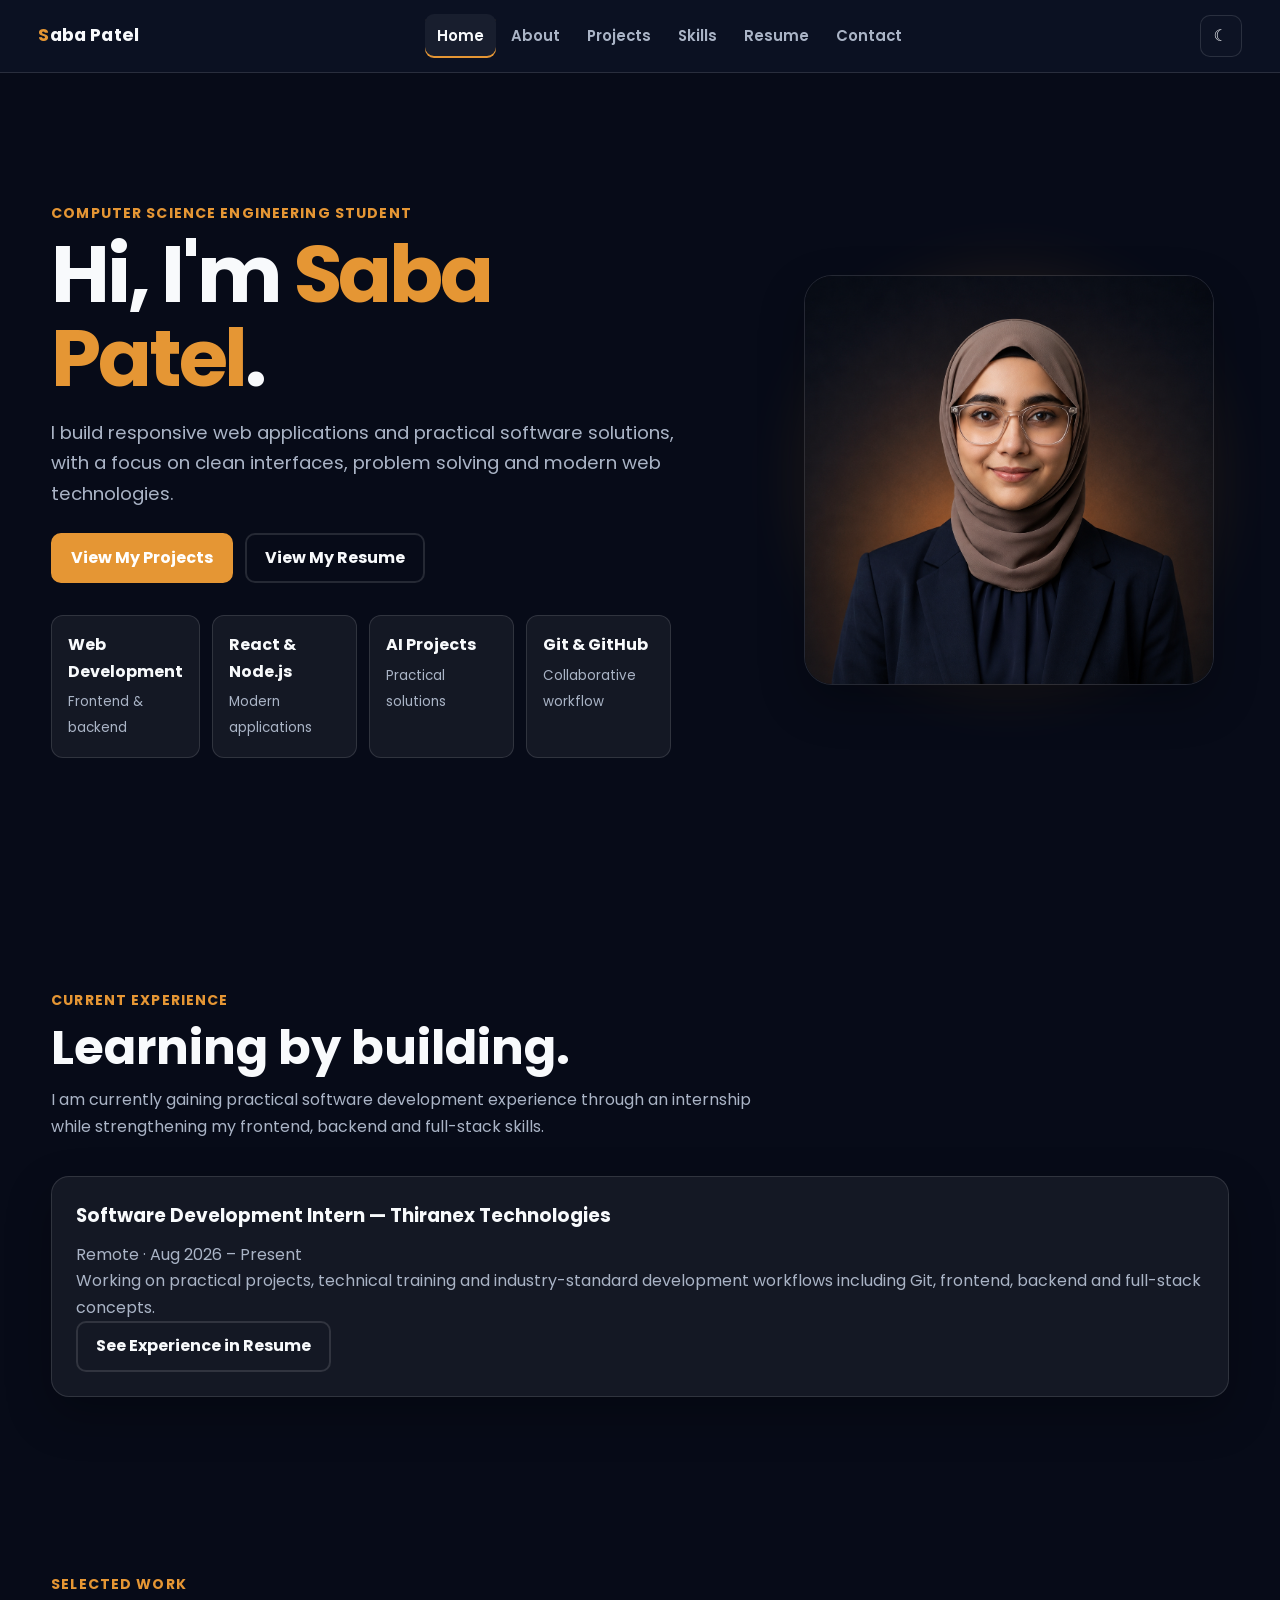
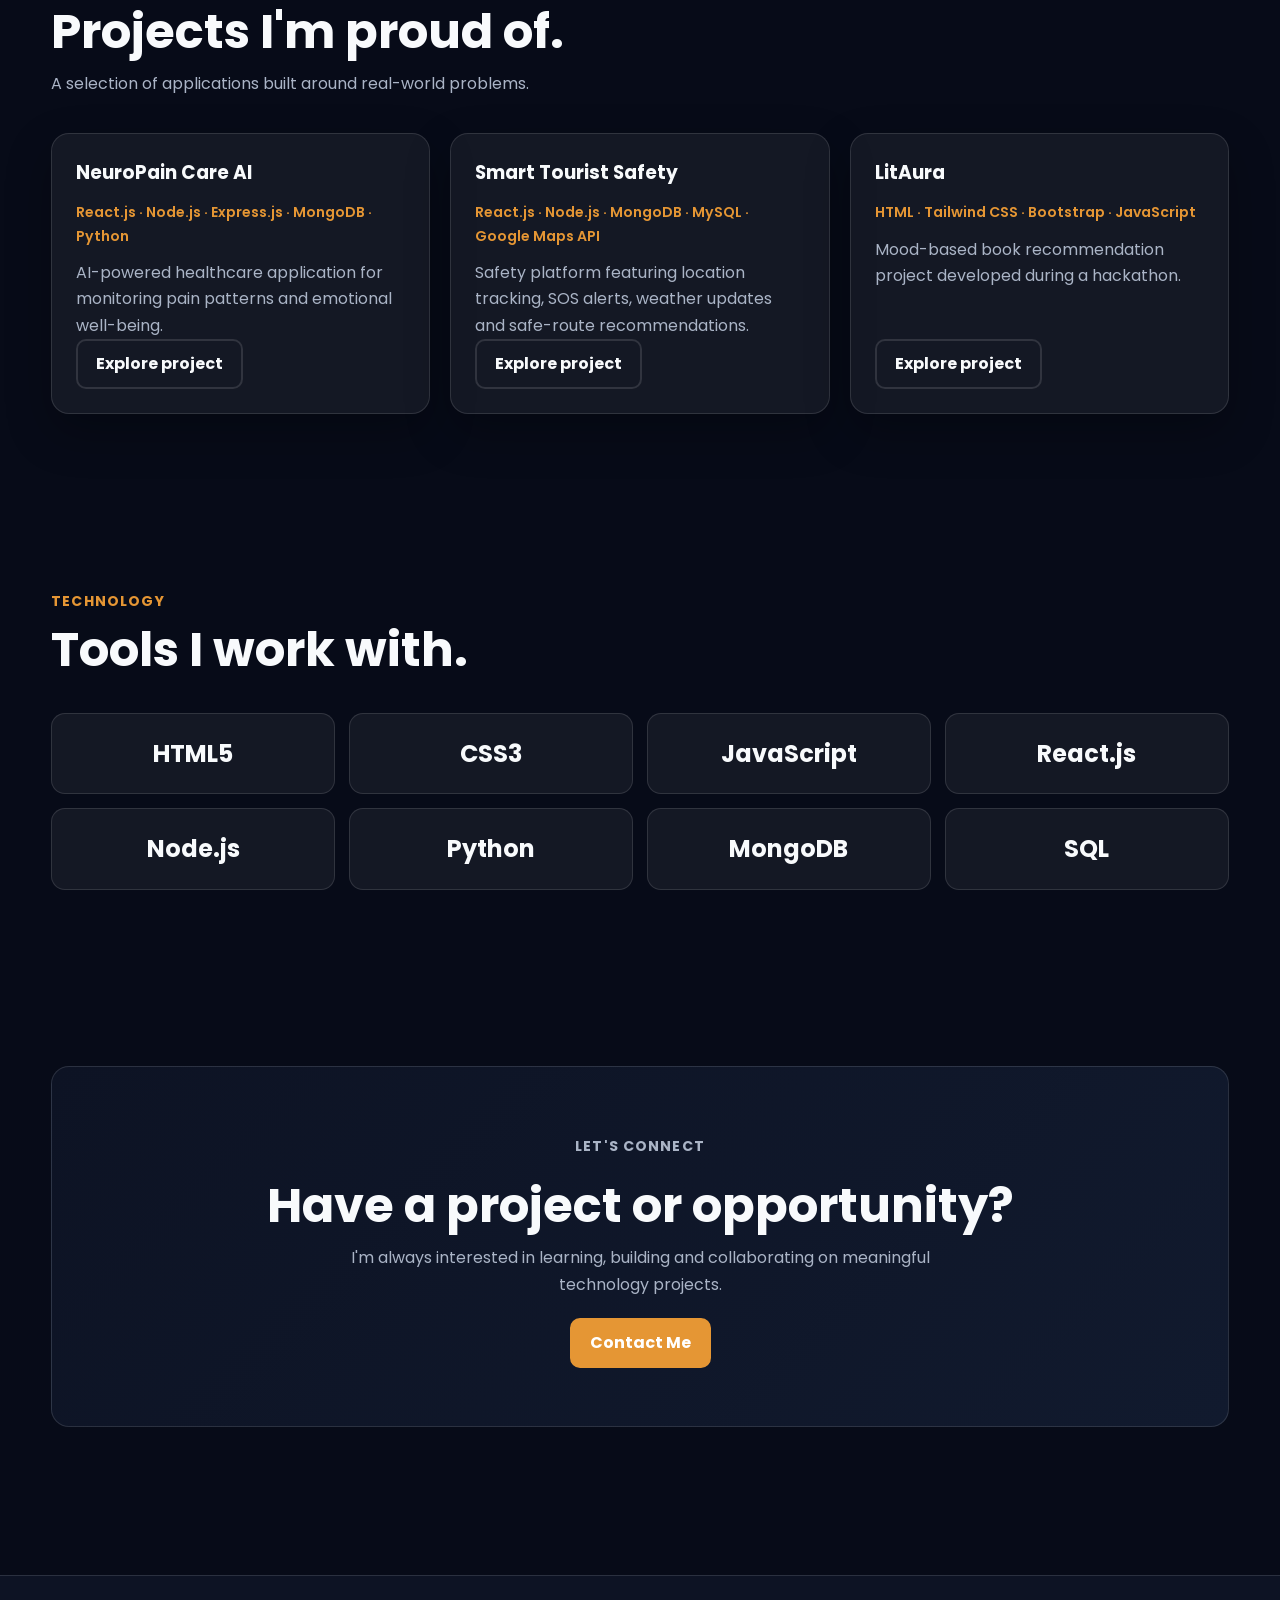
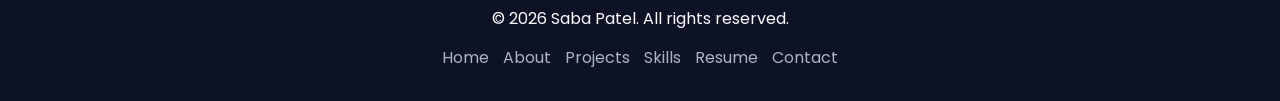
<file: index.html>
<!DOCTYPE html>
<html lang="en">
<head>
    <meta charset="UTF-8">
    <meta name="viewport" content="width=device-width, initial-scale=1.0">
    <meta name="description" content="Portfolio of Saba Patel, a Computer Science Engineering student and web developer showcasing projects, technical skills, internship experience and resume.">
    <meta name="author" content="Saba Patel">
    <meta name="robots" content="index, follow">
    <meta name="theme-color" content="#070b18">
    <meta property="og:title" content="Saba Patel | Computer Science Engineering Student & Web Developer">
    <meta property="og:description" content="Portfolio of Saba Patel, a Computer Science Engineering student and web developer showcasing projects, technical skills, internship experience and resume.">
    <meta property="og:type" content="website">
    <title>Saba Patel | Computer Science Engineering Student & Web Developer</title>
    <link rel="preconnect" href="https://fonts.googleapis.com">
    <link rel="preconnect" href="https://fonts.gstatic.com" crossorigin>
    <link href="https://fonts.googleapis.com/css2?family=Poppins:wght@300;400;500;600;700&display=swap" rel="stylesheet">
    <link rel="stylesheet" href="style.css">
    <script src="script.js" defer></script>
</head>
<body>
<a class="skip-link" href="#main-content">Skip to main content</a>
<header class="site-header">
    <nav class="navbar" aria-label="Main navigation">
        <div class="logo">
            <a href="index.html" aria-label="Saba Patel home"><span>S</span>aba Patel</a>
        </div>
        <ul class="nav-menu" id="navMenu">
                <li><a href="index.html" aria-current="page">Home</a></li>
                <li><a href="about.html">About</a></li>
                <li><a href="projects.html">Projects</a></li>
                <li><a href="skills.html">Skills</a></li>
                <li><a href="resume.html">Resume</a></li>
                <li><a href="contact.html">Contact</a></li>
        </ul>
        <div class="nav-actions">
            <button class="icon-button" id="themeToggle" type="button" aria-label="Switch to light theme" title="Toggle theme">☾</button>
            <button class="menu-toggle" id="menuToggle" type="button" aria-controls="navMenu" aria-expanded="false" aria-label="Open navigation menu">
                <span class="menu-icon" aria-hidden="true"><span></span></span>
            </button>
        </div>
    </nav>
</header>
<main id="main-content">
    <section class="hero" aria-labelledby="hero-title">
        <div class="container hero-grid">
            <div class="hero-copy">
                <p class="eyebrow">Computer Science Engineering Student</p>
                <h1 id="hero-title">Hi, I'm <span class="orange">Saba Patel</span>.</h1>
                <p class="lead">
                    I build responsive web applications and practical software solutions,
                    with a focus on clean interfaces, problem solving and modern web technologies.
                </p>
                <div class="hero-actions">
                    <a class="button" href="projects.html">View My Projects</a>
                    <a class="button secondary" href="resume.html">View My Resume</a>
                </div>
                <div class="hero-highlights" aria-label="Portfolio highlights">
                    <div class="highlight"><strong>Web Development</strong><span>Frontend & backend</span></div>
                    <div class="highlight"><strong>React & Node.js</strong><span>Modern applications</span></div>
                    <div class="highlight"><strong>AI Projects</strong><span>Practical solutions</span></div>
                    <div class="highlight"><strong>Git & GitHub</strong><span>Collaborative workflow</span></div>
                </div>
            </div>
            <div class="hero-image-wrap">
                <img class="hero-image" src="saba.png" alt="Saba Patel portfolio profile image">
            </div>
        </div>
    </section>

    

    <section class="section" aria-labelledby="experience-title">
        <div class="container">
            <div class="section-heading">
                <p class="eyebrow">Current experience</p>
                <h2 class="section-title" id="experience-title">Learning by building.</h2>
                <p class="section-text">
                    I am currently gaining practical software development experience through
                    an internship while strengthening my frontend, backend and full-stack skills.
                </p>
            </div>
            <div class="card">
                <h3>Software Development Intern — Thiranex Technologies</h3>
                <p class="tech">Remote · Aug 2026 – Present</p>
                <p>
                    Working on practical projects, technical training and industry-standard
                    development workflows including Git, frontend, backend and full-stack concepts.
                </p>
                <a class="button secondary" href="resume.html">See Experience in Resume</a>
            </div>
        </div>
    </section>

    <section class="section" aria-labelledby="featured-title">
        <div class="container">
            <div class="section-heading">
                <p class="eyebrow">Selected work</p>
                <h2 class="section-title" id="featured-title">Projects I'm proud of.</h2>
                <p class="section-text">A selection of applications built around real-world problems.</p>
            </div>
            <div class="project-grid">
                <article class="project-card">
                    <h3>NeuroPain Care AI</h3>
                    <p class="tech">React.js · Node.js · Express.js · MongoDB · Python</p>
                    <p>AI-powered healthcare application for monitoring pain patterns and emotional well-being.</p>
                    <a class="button secondary" href="projects.html">Explore project</a>
                </article>
                <article class="project-card">
                    <h3>Smart Tourist Safety</h3>
                    <p class="tech">React.js · Node.js · MongoDB · MySQL · Google Maps API</p>
                    <p>Safety platform featuring location tracking, SOS alerts, weather updates and safe-route recommendations.</p>
                    <a class="button secondary" href="projects.html">Explore project</a>
                </article>
                <article class="project-card">
                    <h3>LitAura</h3>
                    <p class="tech">HTML · Tailwind CSS · Bootstrap · JavaScript</p>
                    <p>Mood-based book recommendation project developed during a hackathon.</p>
                    <a class="button secondary" href="projects.html">Explore project</a>
                </article>
            </div>
        </div>
    </section>

    <section class="section" aria-labelledby="skills-preview-title">
        <div class="container">
            <div class="section-heading">
                <p class="eyebrow">Technology</p>
                <h2 class="section-title" id="skills-preview-title">Tools I work with.</h2>
            </div>
            <div class="skill-grid">
                <article class="skill-card"><h2>HTML5</h2></article>
                <article class="skill-card"><h2>CSS3</h2></article>
                <article class="skill-card"><h2>JavaScript</h2></article>
                <article class="skill-card"><h2>React.js</h2></article>
                <article class="skill-card"><h2>Node.js</h2></article>
                <article class="skill-card"><h2>Python</h2></article>
                <article class="skill-card"><h2>MongoDB</h2></article>
                <article class="skill-card"><h2>SQL</h2></article>
            </div>
        </div>
    </section>

    <section class="section" aria-labelledby="cta-title">
        <div class="container">
            <div class="cta">
                <p class="eyebrow">Let's connect</p>
                <h2 class="section-title" id="cta-title">Have a project or opportunity?</h2>
                <p>I'm always interested in learning, building and collaborating on meaningful technology projects.</p>
                <a class="button" href="contact.html">Contact Me</a>
            </div>
        </div>
    </section>
</main>
<footer class="site-footer">
    <div class="footer-inner">
        <p>&copy; 2026 Saba Patel. All rights reserved.</p>
        <nav aria-label="Footer navigation">
            <ul class="footer-links">
                <li><a href="index.html">Home</a></li>
                <li><a href="about.html">About</a></li>
                <li><a href="projects.html">Projects</a></li>
                <li><a href="skills.html">Skills</a></li>
                <li><a href="resume.html">Resume</a></li>
                <li><a href="contact.html">Contact</a></li>
            </ul>
        </nav>
    </div>
</footer>
</body>
</html>
</file>
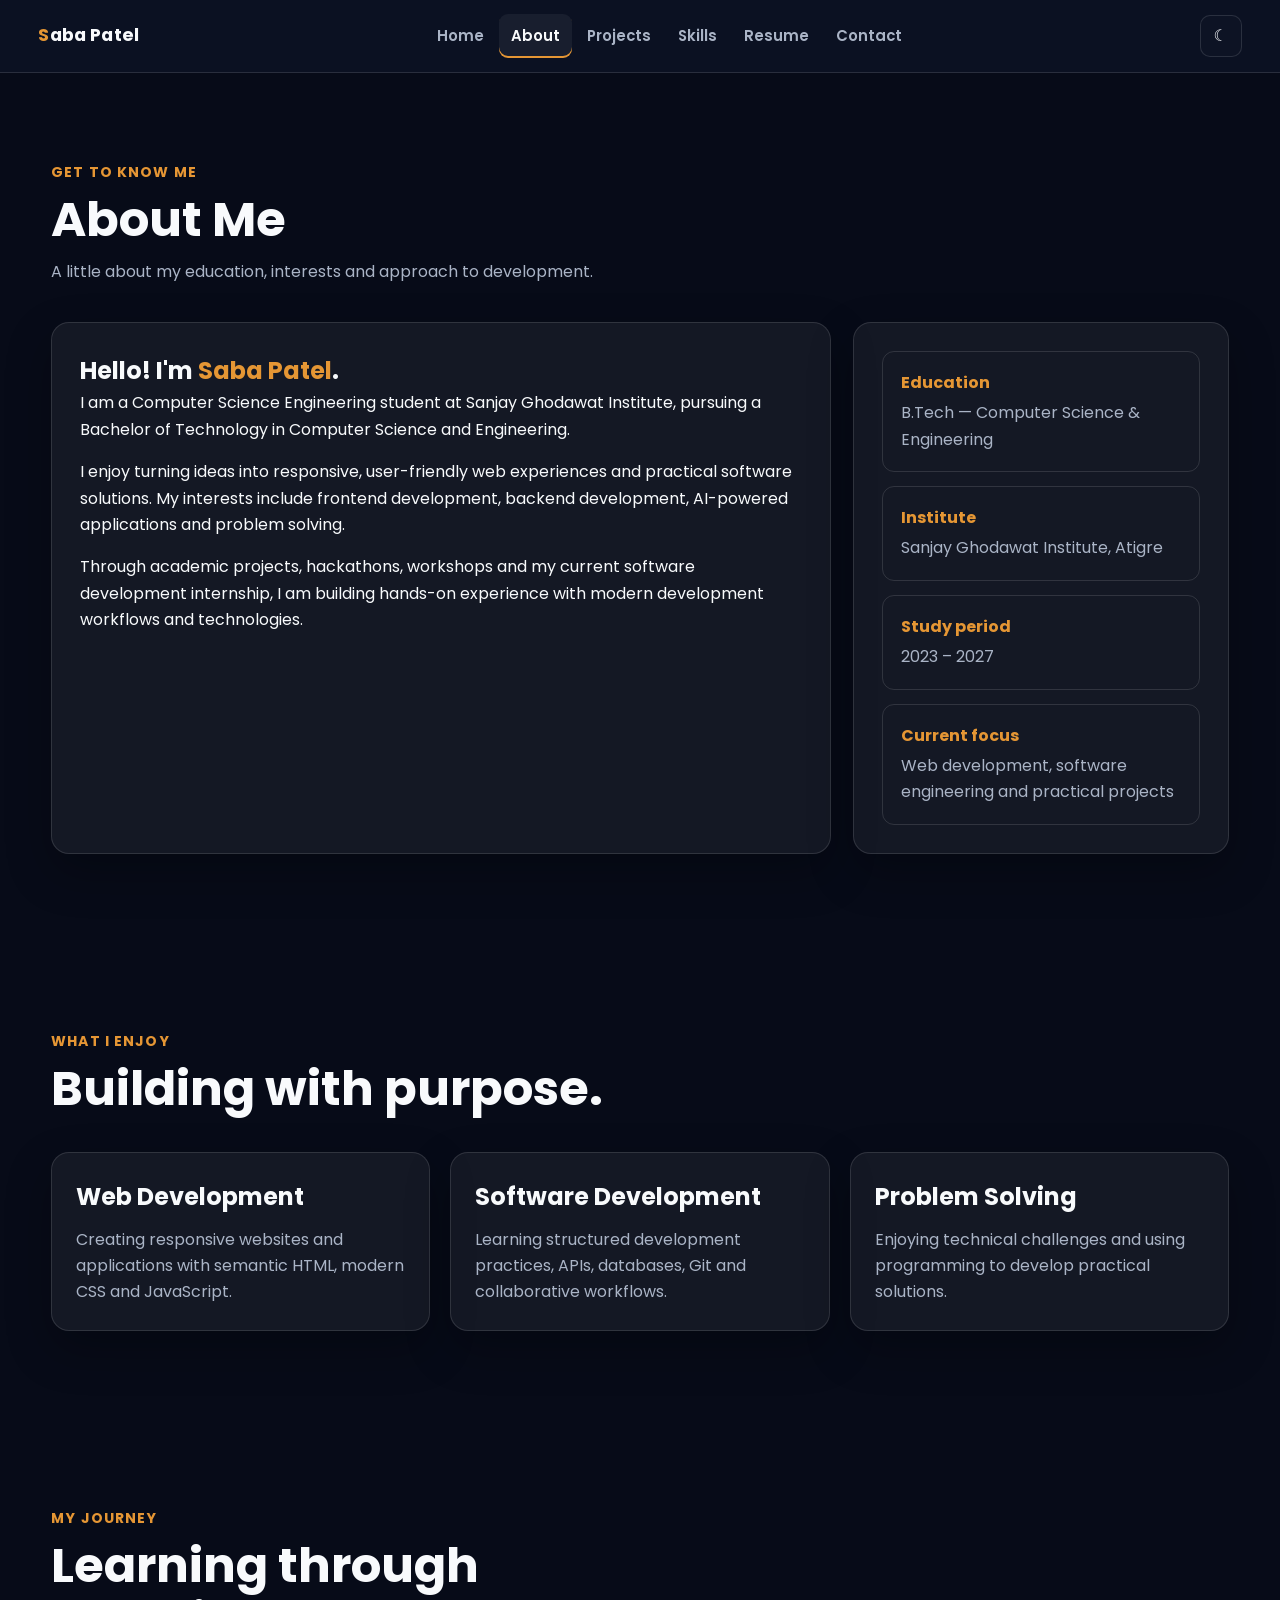
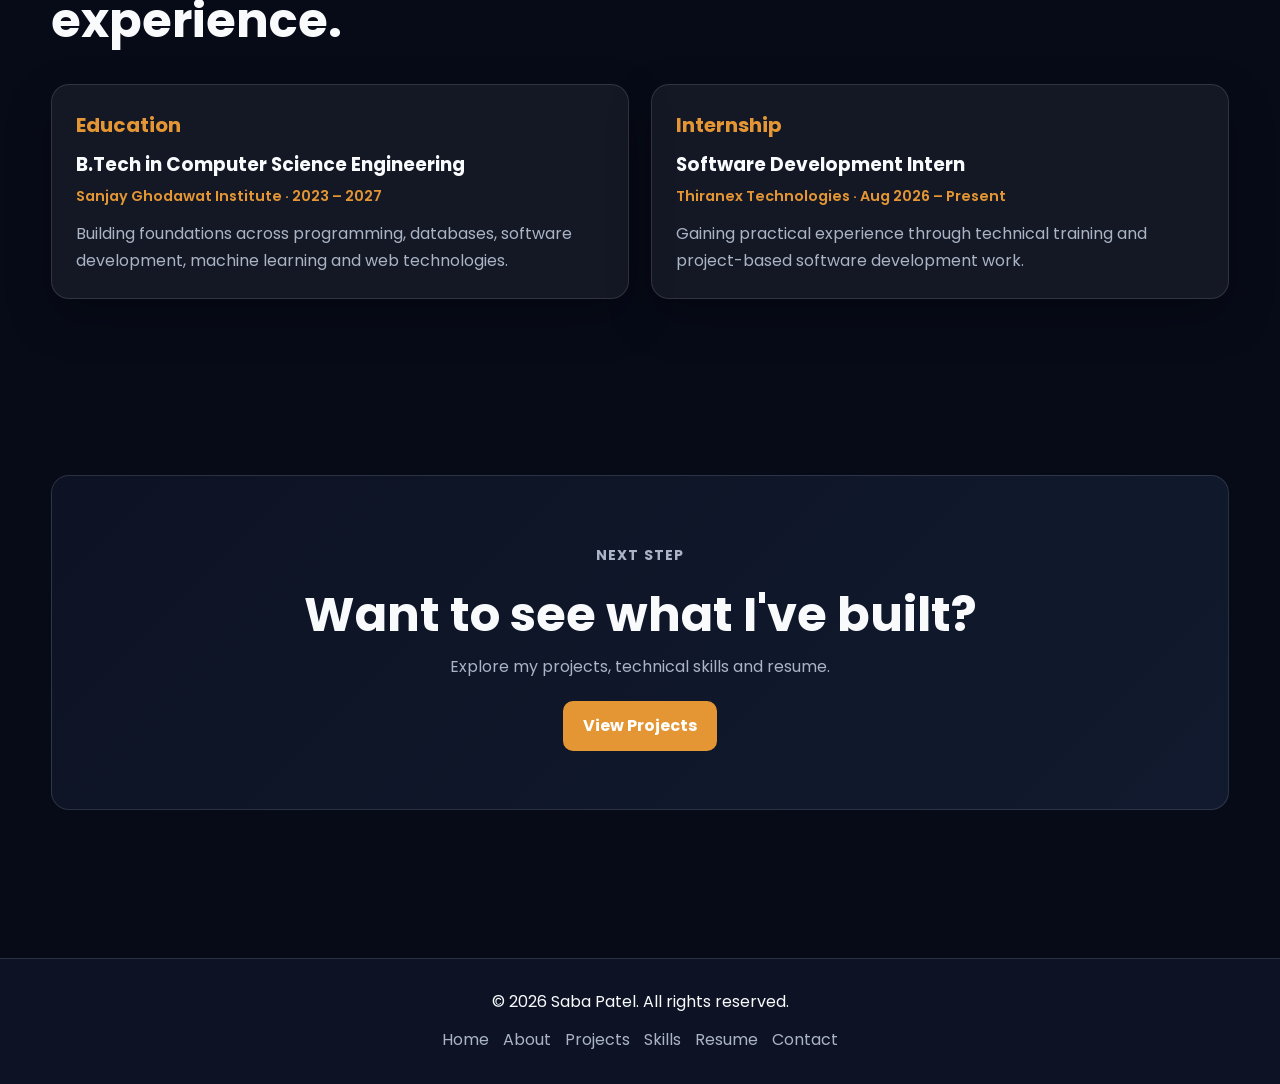
<file: about.html>
<!DOCTYPE html>
<html lang="en">
<head>
    <meta charset="UTF-8">
    <meta name="viewport" content="width=device-width, initial-scale=1.0">
    <meta name="description" content="Learn about Saba Patel, a Computer Science Engineering student interested in web development, software development, AI and problem solving.">
    <meta name="author" content="Saba Patel">
    <meta name="robots" content="index, follow">
    <meta name="theme-color" content="#070b18">
    <meta property="og:title" content="About | Saba Patel">
    <meta property="og:description" content="Learn about Saba Patel, a Computer Science Engineering student interested in web development, software development, AI and problem solving.">
    <meta property="og:type" content="website">
    <title>About | Saba Patel</title>
    <link rel="preconnect" href="https://fonts.googleapis.com">
    <link rel="preconnect" href="https://fonts.gstatic.com" crossorigin>
    <link href="https://fonts.googleapis.com/css2?family=Poppins:wght@300;400;500;600;700&display=swap" rel="stylesheet">
    <link rel="stylesheet" href="style.css">
    <script src="script.js" defer></script>
</head>
<body>
<a class="skip-link" href="#main-content">Skip to main content</a>
<header class="site-header">
    <nav class="navbar" aria-label="Main navigation">
        <div class="logo">
            <a href="index.html" aria-label="Saba Patel home"><span>S</span>aba Patel</a>
        </div>
        <ul class="nav-menu" id="navMenu">
                <li><a href="index.html">Home</a></li>
                <li><a href="about.html" aria-current="page">About</a></li>
                <li><a href="projects.html">Projects</a></li>
                <li><a href="skills.html">Skills</a></li>
                <li><a href="resume.html">Resume</a></li>
                <li><a href="contact.html">Contact</a></li>
        </ul>
        <div class="nav-actions">
            <button class="icon-button" id="themeToggle" type="button" aria-label="Switch to light theme" title="Toggle theme">☾</button>
            <button class="menu-toggle" id="menuToggle" type="button" aria-controls="navMenu" aria-expanded="false" aria-label="Open navigation menu">
                <span class="menu-icon" aria-hidden="true"><span></span></span>
            </button>
        </div>
    </nav>
</header>
<main id="main-content">
    <section class="section" aria-labelledby="about-title">
        <div class="container">
            <div class="section-heading">
                <p class="eyebrow">Get to know me</p>
                <h1 class="section-title" id="about-title">About Me</h1>
                <p class="section-text">A little about my education, interests and approach to development.</p>
            </div>

            <div class="about-grid">
                <article class="about-copy">
                    <h2>Hello! I'm <span class="orange">Saba Patel</span>.</h2>
                    <p>
                        I am a Computer Science Engineering student at Sanjay Ghodawat Institute,
                        pursuing a Bachelor of Technology in Computer Science and Engineering.
                    </p>
                    <p>
                        I enjoy turning ideas into responsive, user-friendly web experiences and
                        practical software solutions. My interests include frontend development,
                        backend development, AI-powered applications and problem solving.
                    </p>
                    <p>
                        Through academic projects, hackathons, workshops and my current software
                        development internship, I am building hands-on experience with modern
                        development workflows and technologies.
                    </p>
                </article>

                <aside class="about-side" aria-label="Quick facts">
                    <div class="about-mini">
                        <strong>Education</strong>
                        <span>B.Tech — Computer Science & Engineering</span>
                    </div>
                    <div class="about-mini">
                        <strong>Institute</strong>
                        <span>Sanjay Ghodawat Institute, Atigre</span>
                    </div>
                    <div class="about-mini">
                        <strong>Study period</strong>
                        <span>2023 – 2027</span>
                    </div>
                    <div class="about-mini">
                        <strong>Current focus</strong>
                        <span>Web development, software engineering and practical projects</span>
                    </div>
                </aside>
            </div>
        </div>
    </section>

    <section class="section" aria-labelledby="what-title">
        <div class="container">
            <div class="section-heading">
                <p class="eyebrow">What I enjoy</p>
                <h2 class="section-title" id="what-title">Building with purpose.</h2>
            </div>
            <div class="card-grid">
                <article class="card">
                    <h2>Web Development</h2>
                    <p>Creating responsive websites and applications with semantic HTML, modern CSS and JavaScript.</p>
                </article>
                <article class="card">
                    <h2>Software Development</h2>
                    <p>Learning structured development practices, APIs, databases, Git and collaborative workflows.</p>
                </article>
                <article class="card">
                    <h2>Problem Solving</h2>
                    <p>Enjoying technical challenges and using programming to develop practical solutions.</p>
                </article>
            </div>
        </div>
    </section>

    <section class="section" aria-labelledby="journey-title">
        <div class="container">
            <div class="section-heading">
                <p class="eyebrow">My journey</p>
                <h2 class="section-title" id="journey-title">Learning through experience.</h2>
            </div>
            <div class="resume-grid">
                <article class="resume-card">
                    <h2>Education</h2>
                    <h3>B.Tech in Computer Science Engineering</h3>
                    <p class="resume-meta">Sanjay Ghodawat Institute · 2023 – 2027</p>
                    <p>Building foundations across programming, databases, software development, machine learning and web technologies.</p>
                </article>
                <article class="resume-card">
                    <h2>Internship</h2>
                    <h3>Software Development Intern</h3>
                    <p class="resume-meta">Thiranex Technologies · Aug 2026 – Present</p>
                    <p>Gaining practical experience through technical training and project-based software development work.</p>
                </article>
            </div>
        </div>
    </section>

    <section class="section" aria-labelledby="about-cta-title">
        <div class="container">
            <div class="cta">
                <p class="eyebrow">Next step</p>
                <h2 class="section-title" id="about-cta-title">Want to see what I've built?</h2>
                <p>Explore my projects, technical skills and resume.</p>
                <a class="button" href="projects.html">View Projects</a>
            </div>
        </div>
    </section>
</main>
<footer class="site-footer">
    <div class="footer-inner">
        <p>&copy; 2026 Saba Patel. All rights reserved.</p>
        <nav aria-label="Footer navigation">
            <ul class="footer-links">
                <li><a href="index.html">Home</a></li>
                <li><a href="about.html">About</a></li>
                <li><a href="projects.html">Projects</a></li>
                <li><a href="skills.html">Skills</a></li>
                <li><a href="resume.html">Resume</a></li>
                <li><a href="contact.html">Contact</a></li>
            </ul>
        </nav>
    </div>
</footer>
</body>
</html>
</file>
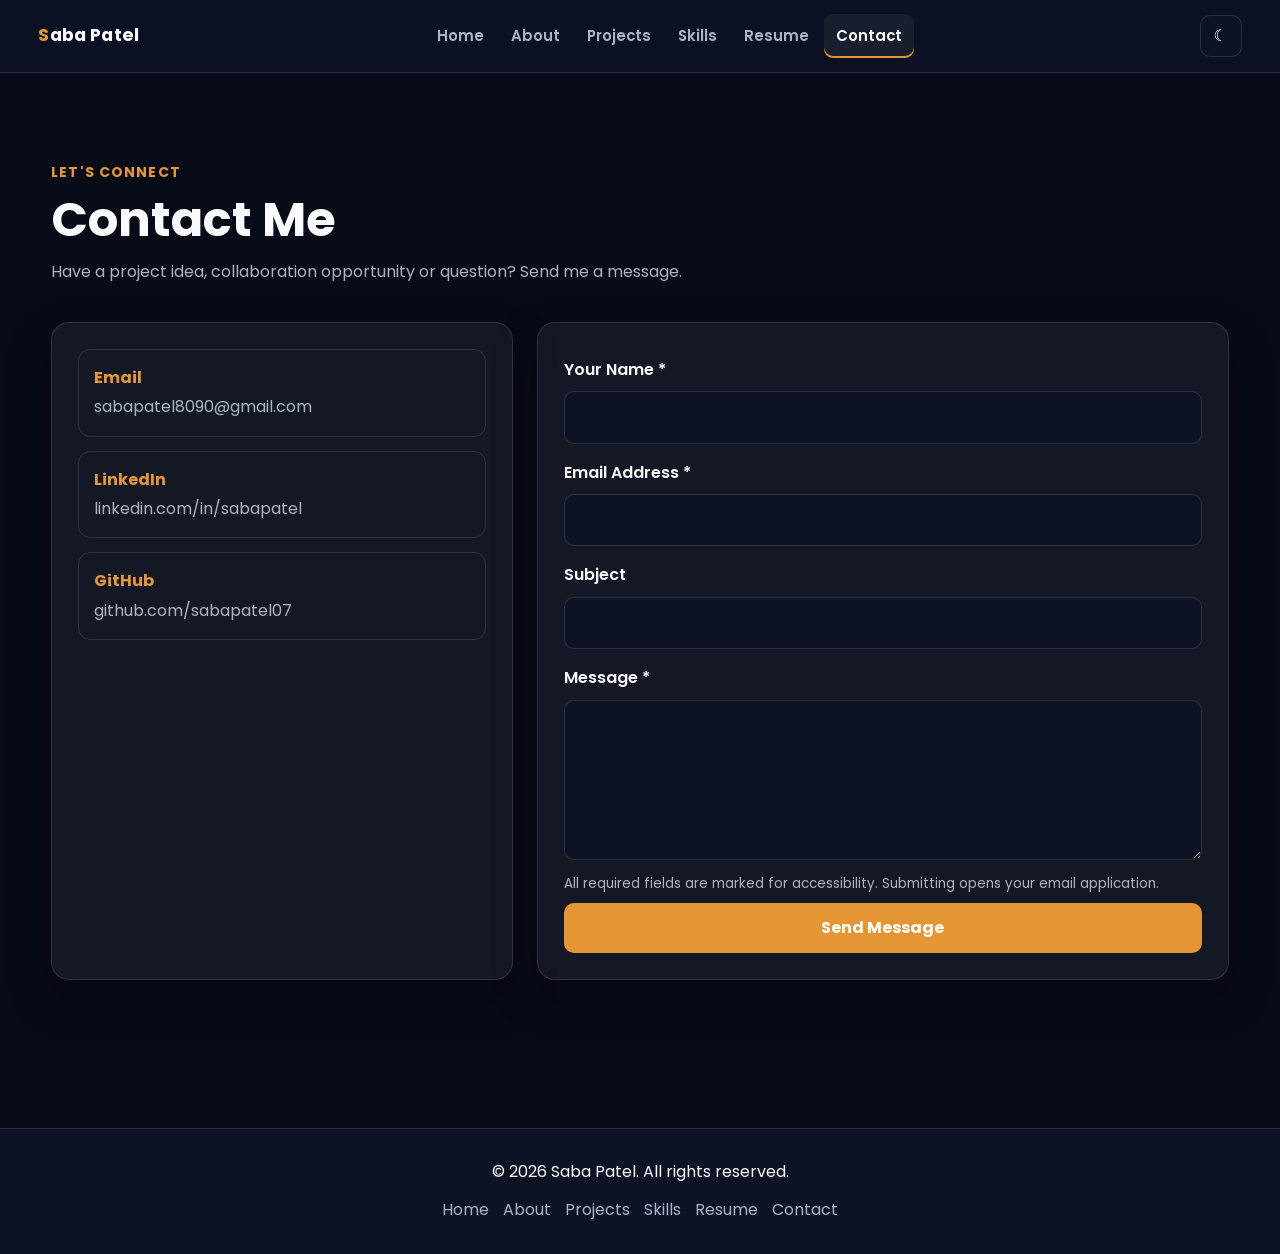
<file: contact.html>
<!DOCTYPE html>
<html lang="en">
<head>
    <meta charset="UTF-8">
    <meta name="viewport" content="width=device-width, initial-scale=1.0">
    <meta name="description" content="Contact Saba Patel for web development, software projects, collaboration and professional opportunities.">
    <meta name="author" content="Saba Patel">
    <meta name="robots" content="index, follow">
    <meta name="theme-color" content="#070b18">
    <meta property="og:title" content="Contact | Saba Patel">
    <meta property="og:description" content="Contact Saba Patel for web development, software projects, collaboration and professional opportunities.">
    <meta property="og:type" content="website">
    <title>Contact | Saba Patel</title>
    <link rel="preconnect" href="https://fonts.googleapis.com">
    <link rel="preconnect" href="https://fonts.gstatic.com" crossorigin>
    <link href="https://fonts.googleapis.com/css2?family=Poppins:wght@300;400;500;600;700&display=swap" rel="stylesheet">
    <link rel="stylesheet" href="style.css">
    <script src="script.js" defer></script>
</head>
<body>
<a class="skip-link" href="#main-content">Skip to main content</a>
<header class="site-header">
    <nav class="navbar" aria-label="Main navigation">
        <div class="logo">
            <a href="index.html" aria-label="Saba Patel home"><span>S</span>aba Patel</a>
        </div>
        <ul class="nav-menu" id="navMenu">
                <li><a href="index.html">Home</a></li>
                <li><a href="about.html">About</a></li>
                <li><a href="projects.html">Projects</a></li>
                <li><a href="skills.html">Skills</a></li>
                <li><a href="resume.html">Resume</a></li>
                <li><a href="contact.html" aria-current="page">Contact</a></li>
        </ul>
        <div class="nav-actions">
            <button class="icon-button" id="themeToggle" type="button" aria-label="Switch to light theme" title="Toggle theme">☾</button>
            <button class="menu-toggle" id="menuToggle" type="button" aria-controls="navMenu" aria-expanded="false" aria-label="Open navigation menu">
                <span class="menu-icon" aria-hidden="true"><span></span></span>
            </button>
        </div>
    </nav>
</header>
<main id="main-content">
    <section class="section" aria-labelledby="contact-title">
        <div class="container">
            <div class="section-heading">
                <p class="eyebrow">Let's connect</p>
                <h1 class="section-title" id="contact-title">Contact Me</h1>
                <p class="section-text">Have a project idea, collaboration opportunity or question? Send me a message.</p>
            </div>

            <div class="contact-grid">
                <aside class="contact-info" aria-label="Contact information">
                    <div class="contact-item">
                        <strong>Email</strong>
                        <a href="mailto:sabapatel8090@gmail.com">sabapatel8090@gmail.com</a>
                    </div>
                    <div class="contact-item">
                        <strong>LinkedIn</strong>
                        <a href="https://www.linkedin.com/in/sabapatel" target="_blank" rel="noopener noreferrer">linkedin.com/in/sabapatel</a>
                    </div>
                    <div class="contact-item">
                        <strong>GitHub</strong>
                        <a href="https://github.com/sabapatel07" target="_blank" rel="noopener noreferrer">github.com/sabapatel07</a>
                    </div>
                </aside>

                <form class="contact-form" action="mailto:sabapatel8090@gmail.com" method="post" enctype="text/plain" aria-describedby="form-note">
                    <label for="name">Your Name <span aria-hidden="true">*</span></label>
                    <input id="name" name="name" type="text" autocomplete="name" required>

                    <label for="email">Email Address <span aria-hidden="true">*</span></label>
                    <input id="email" name="email" type="email" autocomplete="email" required>

                    <label for="subject">Subject</label>
                    <input id="subject" name="subject" type="text" autocomplete="off">

                    <label for="message">Message <span aria-hidden="true">*</span></label>
                    <textarea id="message" name="message" required></textarea>

                    <p class="form-note" id="form-note">All required fields are marked for accessibility. Submitting opens your email application.</p>
                    <button class="button" type="submit">Send Message</button>
                </form>
            </div>
        </div>
    </section>
</main>
<footer class="site-footer">
    <div class="footer-inner">
        <p>&copy; 2026 Saba Patel. All rights reserved.</p>
        <nav aria-label="Footer navigation">
            <ul class="footer-links">
                <li><a href="index.html">Home</a></li>
                <li><a href="about.html">About</a></li>
                <li><a href="projects.html">Projects</a></li>
                <li><a href="skills.html">Skills</a></li>
                <li><a href="resume.html">Resume</a></li>
                <li><a href="contact.html">Contact</a></li>
            </ul>
        </nav>
    </div>
</footer>
</body>
</html>
</file>
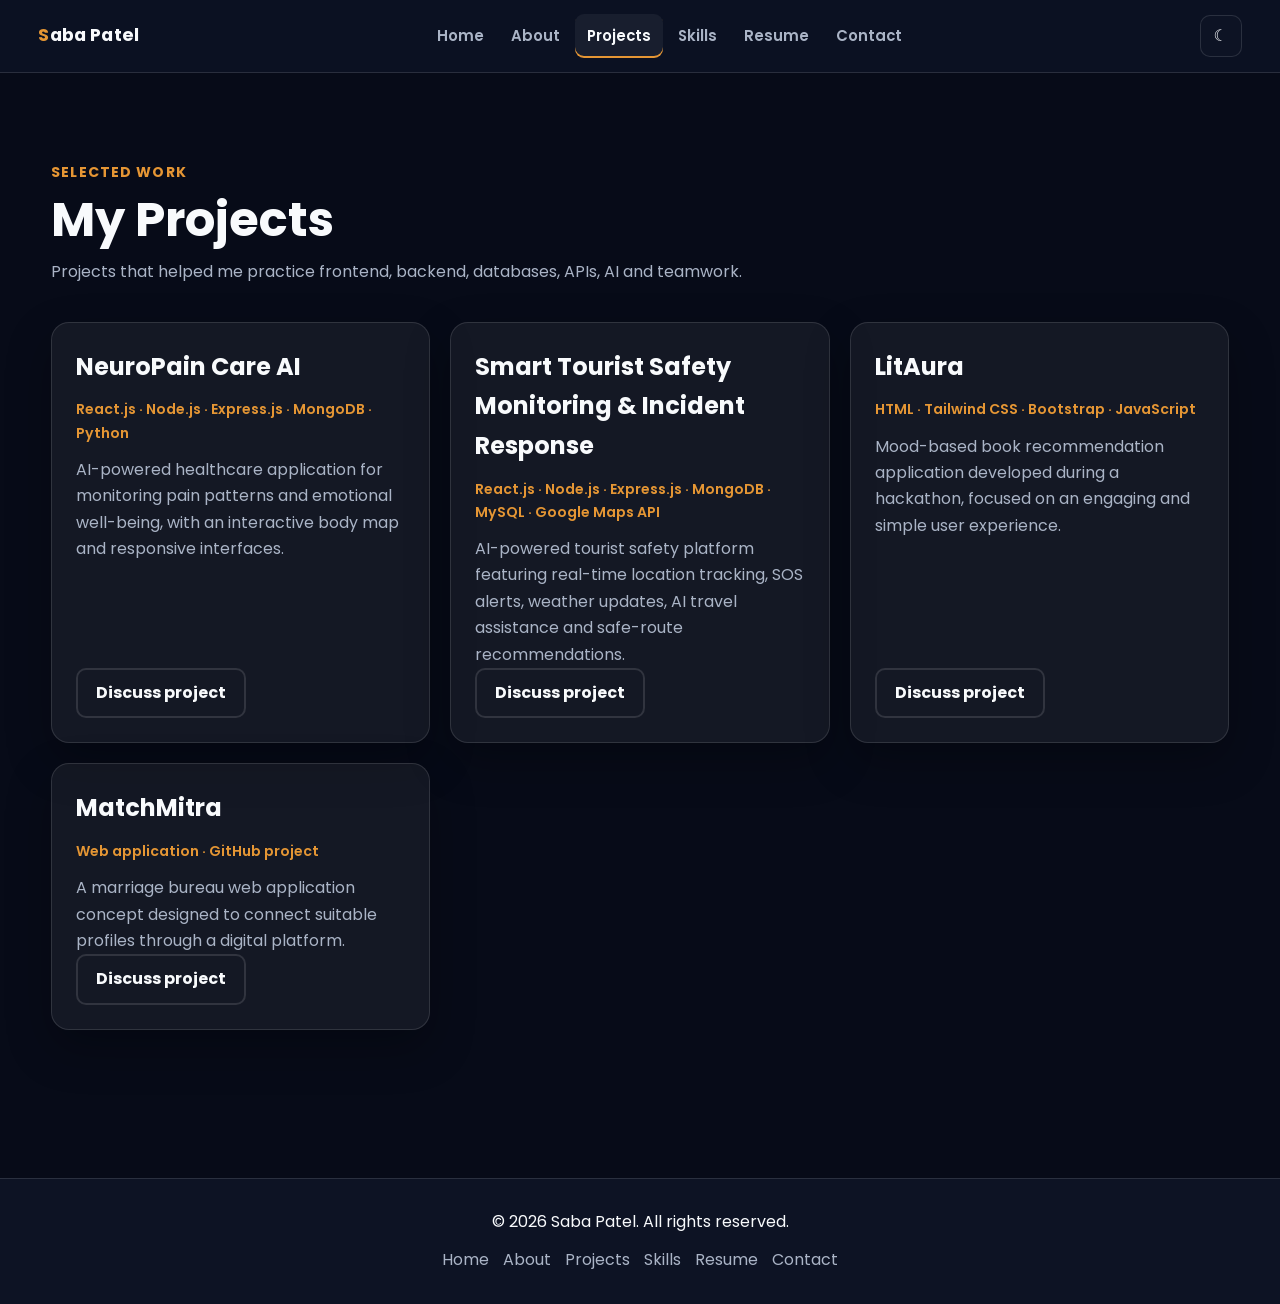
<file: projects.html>
<!DOCTYPE html>
<html lang="en">
<head>
    <meta charset="UTF-8">
    <meta name="viewport" content="width=device-width, initial-scale=1.0">
    <meta name="description" content="Explore Saba Patel's software and web development projects, including NeuroPain Care AI, Smart Tourist Safety, LitAura and MatchMitra.">
    <meta name="author" content="Saba Patel">
    <meta name="robots" content="index, follow">
    <meta name="theme-color" content="#070b18">
    <meta property="og:title" content="Projects | Saba Patel">
    <meta property="og:description" content="Explore Saba Patel's software and web development projects, including NeuroPain Care AI, Smart Tourist Safety, LitAura and MatchMitra.">
    <meta property="og:type" content="website">
    <title>Projects | Saba Patel</title>
    <link rel="preconnect" href="https://fonts.googleapis.com">
    <link rel="preconnect" href="https://fonts.gstatic.com" crossorigin>
    <link href="https://fonts.googleapis.com/css2?family=Poppins:wght@300;400;500;600;700&display=swap" rel="stylesheet">
    <link rel="stylesheet" href="style.css">
    <script src="script.js" defer></script>
</head>
<body>
<a class="skip-link" href="#main-content">Skip to main content</a>
<header class="site-header">
    <nav class="navbar" aria-label="Main navigation">
        <div class="logo">
            <a href="index.html" aria-label="Saba Patel home"><span>S</span>aba Patel</a>
        </div>
        <ul class="nav-menu" id="navMenu">
                <li><a href="index.html">Home</a></li>
                <li><a href="about.html">About</a></li>
                <li><a href="projects.html" aria-current="page">Projects</a></li>
                <li><a href="skills.html">Skills</a></li>
                <li><a href="resume.html">Resume</a></li>
                <li><a href="contact.html">Contact</a></li>
        </ul>
        <div class="nav-actions">
            <button class="icon-button" id="themeToggle" type="button" aria-label="Switch to light theme" title="Toggle theme">☾</button>
            <button class="menu-toggle" id="menuToggle" type="button" aria-controls="navMenu" aria-expanded="false" aria-label="Open navigation menu">
                <span class="menu-icon" aria-hidden="true"><span></span></span>
            </button>
        </div>
    </nav>
</header>
<main id="main-content">
    <section class="section" aria-labelledby="projects-title">
        <div class="container">
            <div class="section-heading">
                <p class="eyebrow">Selected work</p>
                <h1 class="section-title" id="projects-title">My Projects</h1>
                <p class="section-text">Projects that helped me practice frontend, backend, databases, APIs, AI and teamwork.</p>
            </div>

            <div class="project-grid">
                <article class="project-card">
                    <h2>NeuroPain Care AI</h2>
                    <p class="tech">React.js · Node.js · Express.js · MongoDB · Python</p>
                    <p>AI-powered healthcare application for monitoring pain patterns and emotional well-being, with an interactive body map and responsive interfaces.</p>
                    <a class="button secondary" href="contact.html?project=NeuroPain%20Care%20AI">Discuss project</a>
                </article>

                <article class="project-card">
                    <h2>Smart Tourist Safety Monitoring & Incident Response</h2>
                    <p class="tech">React.js · Node.js · Express.js · MongoDB · MySQL · Google Maps API</p>
                    <p>AI-powered tourist safety platform featuring real-time location tracking, SOS alerts, weather updates, AI travel assistance and safe-route recommendations.</p>
                    <a class="button secondary" href="contact.html?project=Smart%20Tourist%20Safety">Discuss project</a>
                </article>

                <article class="project-card">
                    <h2>LitAura</h2>
                    <p class="tech">HTML · Tailwind CSS · Bootstrap · JavaScript</p>
                    <p>Mood-based book recommendation application developed during a hackathon, focused on an engaging and simple user experience.</p>
                    <a class="button secondary" href="contact.html?project=LitAura">Discuss project</a>
                </article>

                <article class="project-card">
                    <h2>MatchMitra</h2>
                    <p class="tech">Web application · GitHub project</p>
                    <p>A marriage bureau web application concept designed to connect suitable profiles through a digital platform.</p>
                    <a class="button secondary" href="contact.html?project=MatchMitra">Discuss project</a>
                </article>
            </div>
        </div>
    </section>
</main>
<footer class="site-footer">
    <div class="footer-inner">
        <p>&copy; 2026 Saba Patel. All rights reserved.</p>
        <nav aria-label="Footer navigation">
            <ul class="footer-links">
                <li><a href="index.html">Home</a></li>
                <li><a href="about.html">About</a></li>
                <li><a href="projects.html">Projects</a></li>
                <li><a href="skills.html">Skills</a></li>
                <li><a href="resume.html">Resume</a></li>
                <li><a href="contact.html">Contact</a></li>
            </ul>
        </nav>
    </div>
</footer>
</body>
</html>
</file>
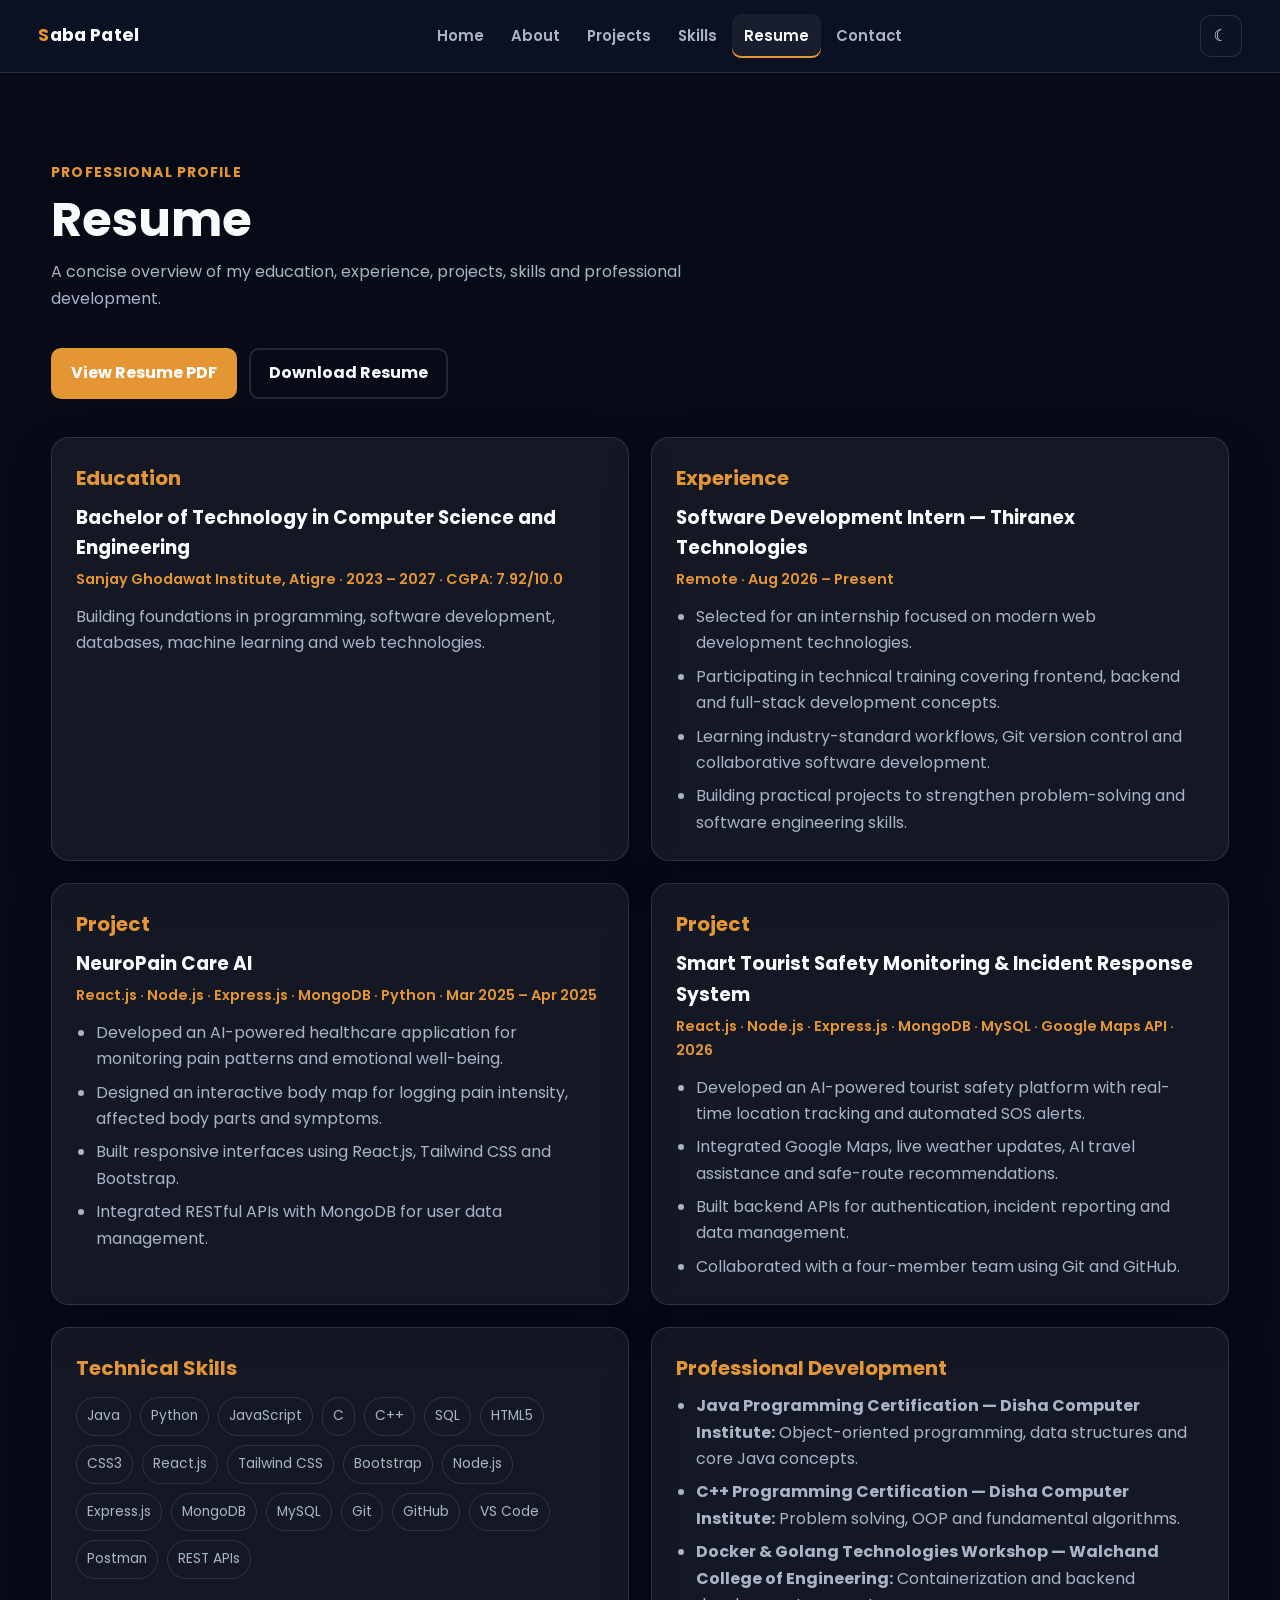
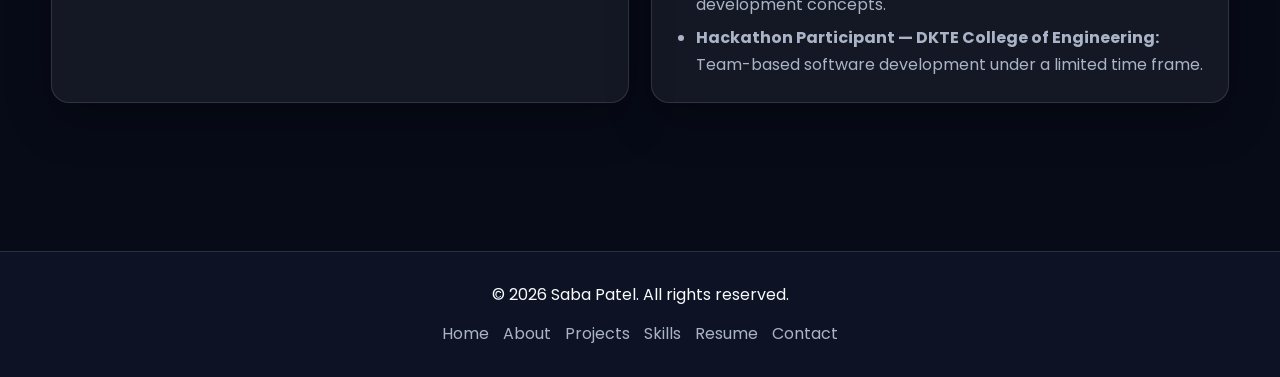
<file: resume.html>
<!DOCTYPE html>
<html lang="en">
<head>
    <meta charset="UTF-8">
    <meta name="viewport" content="width=device-width, initial-scale=1.0">
    <meta name="description" content="View Saba Patel's education, internship experience, projects, technical skills and professional development.">
    <meta name="author" content="Saba Patel">
    <meta name="robots" content="index, follow">
    <meta name="theme-color" content="#070b18">
    <meta property="og:title" content="Resume | Saba Patel">
    <meta property="og:description" content="View Saba Patel's education, internship experience, projects, technical skills and professional development.">
    <meta property="og:type" content="website">
    <title>Resume | Saba Patel</title>
    <link rel="preconnect" href="https://fonts.googleapis.com">
    <link rel="preconnect" href="https://fonts.gstatic.com" crossorigin>
    <link href="https://fonts.googleapis.com/css2?family=Poppins:wght@300;400;500;600;700&display=swap" rel="stylesheet">
    <link rel="stylesheet" href="style.css">
    <script src="script.js" defer></script>
</head>
<body>
<a class="skip-link" href="#main-content">Skip to main content</a>
<header class="site-header">
    <nav class="navbar" aria-label="Main navigation">
        <div class="logo">
            <a href="index.html" aria-label="Saba Patel home"><span>S</span>aba Patel</a>
        </div>
        <ul class="nav-menu" id="navMenu">
                <li><a href="index.html">Home</a></li>
                <li><a href="about.html">About</a></li>
                <li><a href="projects.html">Projects</a></li>
                <li><a href="skills.html">Skills</a></li>
                <li><a href="resume.html" aria-current="page">Resume</a></li>
                <li><a href="contact.html">Contact</a></li>
        </ul>
        <div class="nav-actions">
            <button class="icon-button" id="themeToggle" type="button" aria-label="Switch to light theme" title="Toggle theme">☾</button>
            <button class="menu-toggle" id="menuToggle" type="button" aria-controls="navMenu" aria-expanded="false" aria-label="Open navigation menu">
                <span class="menu-icon" aria-hidden="true"><span></span></span>
            </button>
        </div>
    </nav>
</header>
<main id="main-content">
    <section class="section" aria-labelledby="resume-title">
        <div class="container">
            <div class="section-heading">
                <p class="eyebrow">Professional profile</p>
                <h1 class="section-title" id="resume-title">Resume</h1>
                <p class="section-text">A concise overview of my education, experience, projects, skills and professional development.</p>
            </div>

            <div class="resume-actions">
                <a class="button" href="resume.pdf" target="_blank" rel="noopener">View Resume PDF</a>
                <a class="button secondary" href="resume.pdf" download>Download Resume</a>
            </div>

            <div class="resume-grid">
                <article class="resume-card">
                    <h2>Education</h2>
                    <h3>Bachelor of Technology in Computer Science and Engineering</h3>
                    <p class="resume-meta">Sanjay Ghodawat Institute, Atigre · 2023 – 2027 · CGPA: 7.92/10.0</p>
                    <p>Building foundations in programming, software development, databases, machine learning and web technologies.</p>
                </article>

                <article class="resume-card">
                    <h2>Experience</h2>
                    <h3>Software Development Intern — Thiranex Technologies</h3>
                    <p class="resume-meta">Remote · Aug 2026 – Present</p>
                    <ul class="resume-list">
                        <li>Selected for an internship focused on modern web development technologies.</li>
                        <li>Participating in technical training covering frontend, backend and full-stack development concepts.</li>
                        <li>Learning industry-standard workflows, Git version control and collaborative software development.</li>
                        <li>Building practical projects to strengthen problem-solving and software engineering skills.</li>
                    </ul>
                </article>

                <article class="resume-card">
                    <h2>Project</h2>
                    <h3>NeuroPain Care AI</h3>
                    <p class="resume-meta">React.js · Node.js · Express.js · MongoDB · Python · Mar 2025 – Apr 2025</p>
                    <ul class="resume-list">
                        <li>Developed an AI-powered healthcare application for monitoring pain patterns and emotional well-being.</li>
                        <li>Designed an interactive body map for logging pain intensity, affected body parts and symptoms.</li>
                        <li>Built responsive interfaces using React.js, Tailwind CSS and Bootstrap.</li>
                        <li>Integrated RESTful APIs with MongoDB for user data management.</li>
                    </ul>
                </article>

                <article class="resume-card">
                    <h2>Project</h2>
                    <h3>Smart Tourist Safety Monitoring & Incident Response System</h3>
                    <p class="resume-meta">React.js · Node.js · Express.js · MongoDB · MySQL · Google Maps API · 2026</p>
                    <ul class="resume-list">
                        <li>Developed an AI-powered tourist safety platform with real-time location tracking and automated SOS alerts.</li>
                        <li>Integrated Google Maps, live weather updates, AI travel assistance and safe-route recommendations.</li>
                        <li>Built backend APIs for authentication, incident reporting and data management.</li>
                        <li>Collaborated with a four-member team using Git and GitHub.</li>
                    </ul>
                </article>

                <article class="resume-card">
                    <h2>Technical Skills</h2>
                    <div class="resume-skills" aria-label="Technical skills">
                        <span>Java</span><span>Python</span><span>JavaScript</span><span>C</span><span>C++</span>
                        <span>SQL</span><span>HTML5</span><span>CSS3</span><span>React.js</span><span>Tailwind CSS</span>
                        <span>Bootstrap</span><span>Node.js</span><span>Express.js</span><span>MongoDB</span><span>MySQL</span>
                        <span>Git</span><span>GitHub</span><span>VS Code</span><span>Postman</span><span>REST APIs</span>
                    </div>
                </article>

                <article class="resume-card">
                    <h2>Professional Development</h2>
                    <ul class="resume-list">
                        <li><strong>Java Programming Certification — Disha Computer Institute:</strong> Object-oriented programming, data structures and core Java concepts.</li>
                        <li><strong>C++ Programming Certification — Disha Computer Institute:</strong> Problem solving, OOP and fundamental algorithms.</li>
                        <li><strong>Docker & Golang Technologies Workshop — Walchand College of Engineering:</strong> Containerization and backend development concepts.</li>
                        <li><strong>Hackathon Participant — DKTE College of Engineering:</strong> Team-based software development under a limited time frame.</li>
                    </ul>
                </article>
            </div>
        </div>
    </section>
</main>
<footer class="site-footer">
    <div class="footer-inner">
        <p>&copy; 2026 Saba Patel. All rights reserved.</p>
        <nav aria-label="Footer navigation">
            <ul class="footer-links">
                <li><a href="index.html">Home</a></li>
                <li><a href="about.html">About</a></li>
                <li><a href="projects.html">Projects</a></li>
                <li><a href="skills.html">Skills</a></li>
                <li><a href="resume.html">Resume</a></li>
                <li><a href="contact.html">Contact</a></li>
            </ul>
        </nav>
    </div>
</footer>
</body>
</html>
</file>
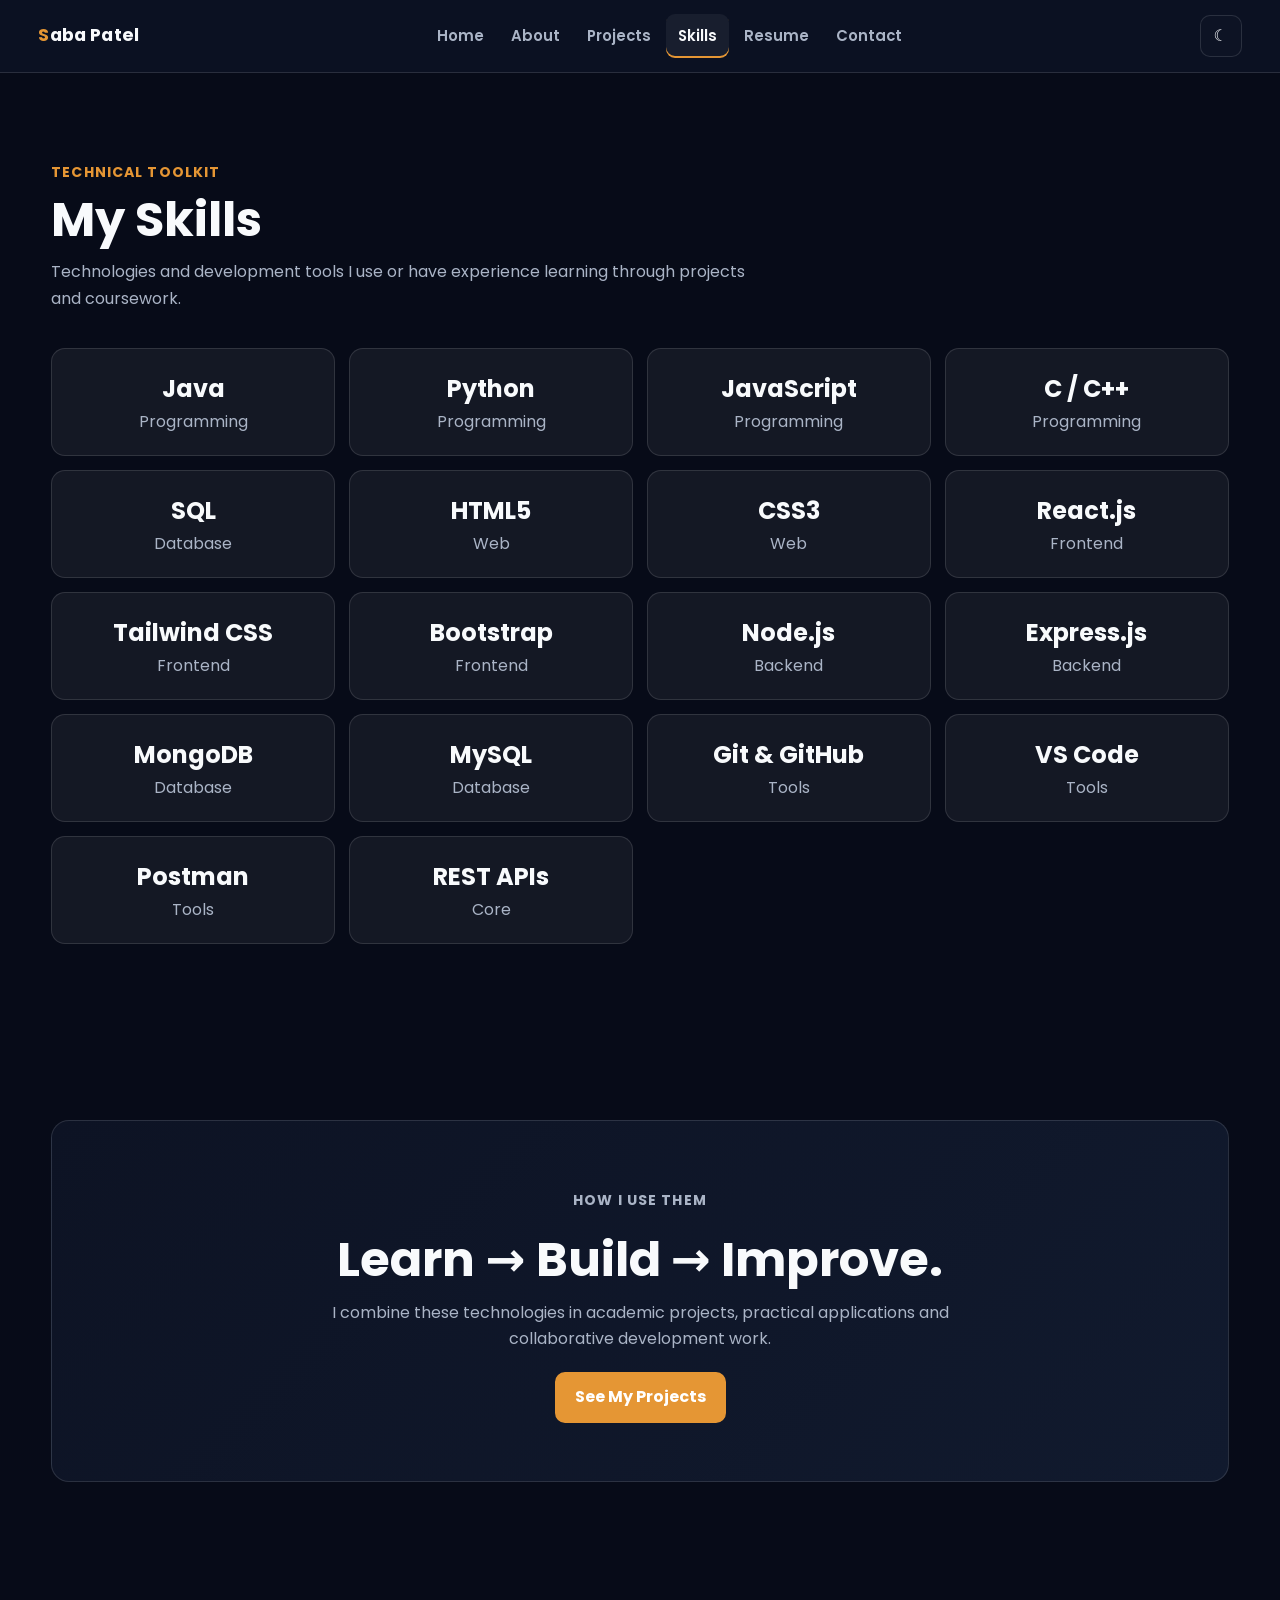
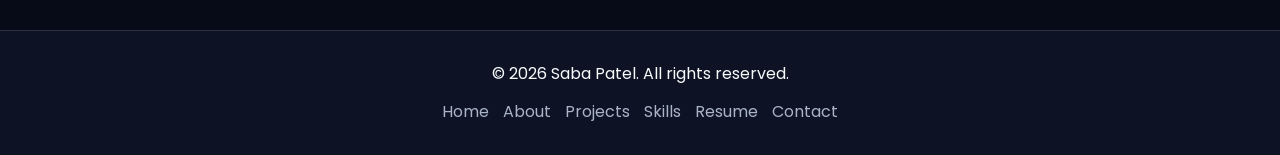
<file: skills.html>
<!DOCTYPE html>
<html lang="en">
<head>
    <meta charset="UTF-8">
    <meta name="viewport" content="width=device-width, initial-scale=1.0">
    <meta name="description" content="Explore Saba Patel's technical skills in programming, web development, databases, tools and software engineering.">
    <meta name="author" content="Saba Patel">
    <meta name="robots" content="index, follow">
    <meta name="theme-color" content="#070b18">
    <meta property="og:title" content="Skills | Saba Patel">
    <meta property="og:description" content="Explore Saba Patel's technical skills in programming, web development, databases, tools and software engineering.">
    <meta property="og:type" content="website">
    <title>Skills | Saba Patel</title>
    <link rel="preconnect" href="https://fonts.googleapis.com">
    <link rel="preconnect" href="https://fonts.gstatic.com" crossorigin>
    <link href="https://fonts.googleapis.com/css2?family=Poppins:wght@300;400;500;600;700&display=swap" rel="stylesheet">
    <link rel="stylesheet" href="style.css">
    <script src="script.js" defer></script>
</head>
<body>
<a class="skip-link" href="#main-content">Skip to main content</a>
<header class="site-header">
    <nav class="navbar" aria-label="Main navigation">
        <div class="logo">
            <a href="index.html" aria-label="Saba Patel home"><span>S</span>aba Patel</a>
        </div>
        <ul class="nav-menu" id="navMenu">
                <li><a href="index.html">Home</a></li>
                <li><a href="about.html">About</a></li>
                <li><a href="projects.html">Projects</a></li>
                <li><a href="skills.html" aria-current="page">Skills</a></li>
                <li><a href="resume.html">Resume</a></li>
                <li><a href="contact.html">Contact</a></li>
        </ul>
        <div class="nav-actions">
            <button class="icon-button" id="themeToggle" type="button" aria-label="Switch to light theme" title="Toggle theme">☾</button>
            <button class="menu-toggle" id="menuToggle" type="button" aria-controls="navMenu" aria-expanded="false" aria-label="Open navigation menu">
                <span class="menu-icon" aria-hidden="true"><span></span></span>
            </button>
        </div>
    </nav>
</header>
<main id="main-content">
    <section class="section" aria-labelledby="skills-title">
        <div class="container">
            <div class="section-heading">
                <p class="eyebrow">Technical toolkit</p>
                <h1 class="section-title" id="skills-title">My Skills</h1>
                <p class="section-text">Technologies and development tools I use or have experience learning through projects and coursework.</p>
            </div>

            <div class="skill-grid" aria-label="Technical skills">
                <article class="skill-card"><h2>Java</h2><p>Programming</p></article>
                <article class="skill-card"><h2>Python</h2><p>Programming</p></article>
                <article class="skill-card"><h2>JavaScript</h2><p>Programming</p></article>
                <article class="skill-card"><h2>C / C++</h2><p>Programming</p></article>
                <article class="skill-card"><h2>SQL</h2><p>Database</p></article>
                <article class="skill-card"><h2>HTML5</h2><p>Web</p></article>
                <article class="skill-card"><h2>CSS3</h2><p>Web</p></article>
                <article class="skill-card"><h2>React.js</h2><p>Frontend</p></article>
                <article class="skill-card"><h2>Tailwind CSS</h2><p>Frontend</p></article>
                <article class="skill-card"><h2>Bootstrap</h2><p>Frontend</p></article>
                <article class="skill-card"><h2>Node.js</h2><p>Backend</p></article>
                <article class="skill-card"><h2>Express.js</h2><p>Backend</p></article>
                <article class="skill-card"><h2>MongoDB</h2><p>Database</p></article>
                <article class="skill-card"><h2>MySQL</h2><p>Database</p></article>
                <article class="skill-card"><h2>Git & GitHub</h2><p>Tools</p></article>
                <article class="skill-card"><h2>VS Code</h2><p>Tools</p></article>
                <article class="skill-card"><h2>Postman</h2><p>Tools</p></article>
                <article class="skill-card"><h2>REST APIs</h2><p>Core</p></article>
            </div>
        </div>
    </section>

    <section class="section" aria-labelledby="skills-approach-title">
        <div class="container">
            <div class="cta">
                <p class="eyebrow">How I use them</p>
                <h2 class="section-title" id="skills-approach-title">Learn → Build → Improve.</h2>
                <p>I combine these technologies in academic projects, practical applications and collaborative development work.</p>
                <a class="button" href="projects.html">See My Projects</a>
            </div>
        </div>
    </section>
</main>
<footer class="site-footer">
    <div class="footer-inner">
        <p>&copy; 2026 Saba Patel. All rights reserved.</p>
        <nav aria-label="Footer navigation">
            <ul class="footer-links">
                <li><a href="index.html">Home</a></li>
                <li><a href="about.html">About</a></li>
                <li><a href="projects.html">Projects</a></li>
                <li><a href="skills.html">Skills</a></li>
                <li><a href="resume.html">Resume</a></li>
                <li><a href="contact.html">Contact</a></li>
            </ul>
        </nav>
    </div>
</footer>
</body>
</html>
</file>
<file: style.css>
/* =========================================================
   SABA PATEL PORTFOLIO
   Modern CSS3 • Grid • Flexbox • Mobile-first • Accessible
   ========================================================= */

:root {
    --bg: #070b18;
    --surface: #0d1324;
    --surface-2: #111a2e;
    --card: rgba(255, 255, 255, 0.055);
    --text: #f8fafc;
    --muted: #aab4c6;
    --primary: #e59634;
    --primary-hover: #f3aa4f;
    --border: rgba(255, 255, 255, 0.12);
    --shadow: 0 18px 45px rgba(0, 0, 0, 0.28);
    --radius: 18px;
    --max: 1180px;
    --transition: 220ms ease;
}

[data-theme="light"] {
    --bg: #f5f7fb;
    --surface: #ffffff;
    --surface-2: #eef2f7;
    --card: #ffffff;
    --text: #172033;
    --muted: #5f6b7d;
    --primary: #c96f05;
    --primary-hover: #a95d04;
    --border: rgba(23, 32, 51, 0.12);
    --shadow: 0 18px 45px rgba(20, 30, 50, 0.10);
}

* {
    box-sizing: border-box;
    margin: 0;
    padding: 0;
}

html {
    scroll-behavior: smooth;
}

body {
    min-height: 100vh;
    background: var(--bg);
    color: var(--text);
    font-family: "Poppins", system-ui, sans-serif;
    line-height: 1.65;
    transition: background-color var(--transition), color var(--transition);
}

img {
    display: block;
    max-width: 100%;
}

a {
    color: inherit;
    text-decoration: none;
}

button,
input,
textarea {
    font: inherit;
}

button {
    cursor: pointer;
}

:focus-visible {
    outline: 3px solid var(--primary);
    outline-offset: 3px;
}

.skip-link {
    position: fixed;
    left: 12px;
    top: -100px;
    z-index: 3000;
    padding: 10px 14px;
    background: var(--primary);
    color: #fff;
    border-radius: 8px;
    font-weight: 700;
}

.skip-link:focus {
    top: 12px;
}

/* ---------- Shared layout ---------- */

.container {
    width: min(92%, var(--max));
    margin-inline: auto;
}

main {
    overflow: hidden;
}

.section {
    padding: 72px 0;
}

.section-heading {
    max-width: 720px;
    margin-bottom: 36px;
}

.eyebrow {
    margin-bottom: 8px;
    color: var(--primary);
    font-size: .88rem;
    font-weight: 700;
    letter-spacing: .08em;
    text-transform: uppercase;
}

.section-title {
    margin-bottom: 12px;
    font-size: clamp(2rem, 5vw, 3rem);
    line-height: 1.15;
}

.section-text {
    color: var(--muted);
}

.text-gray {
    color: var(--muted);
}

.orange {
    color: var(--primary);
}

/* ---------- Header / same navigation on every page ---------- */

.site-header {
    position: sticky;
    top: 0;
    z-index: 1000;
    border-bottom: 1px solid var(--border);
    background: color-mix(in srgb, var(--surface) 92%, transparent);
    backdrop-filter: blur(14px);
}

.navbar {
    width: min(94%, 1280px);
    min-height: 72px;
    margin-inline: auto;
    display: flex;
    align-items: center;
    justify-content: space-between;
    gap: 18px;
}

.logo a {
    display: inline-flex;
    align-items: center;
    min-height: 44px;
    color: var(--text);
    font-size: 1.1rem;
    font-weight: 700;
    letter-spacing: .01em;
}

.logo a span {
    color: var(--primary);
}

.nav-menu {
    position: absolute;
    left: 4%;
    right: 4%;
    top: calc(100% + 8px);
    display: none;
    flex-direction: column;
    gap: 4px;
    padding: 12px;
    list-style: none;
    background: var(--surface);
    border: 1px solid var(--border);
    border-radius: 14px;
    box-shadow: var(--shadow);
}

.nav-menu.is-open {
    display: flex;
}

.nav-menu a {
    display: block;
    padding: 10px 12px;
    border-radius: 9px;
    color: var(--muted);
    font-size: .93rem;
    font-weight: 600;
    transition: color var(--transition), background-color var(--transition);
}

.nav-menu a:hover,
.nav-menu a:focus-visible,
.nav-menu a[aria-current="page"] {
    color: var(--text);
    background: var(--card);
}

.nav-menu a[aria-current="page"] {
    box-shadow: inset 3px 0 0 var(--primary);
}

.nav-actions {
    display: flex;
    align-items: center;
    gap: 8px;
}

.icon-button,
.menu-toggle {
    width: 42px;
    height: 42px;
    display: grid;
    place-items: center;
    border: 1px solid var(--border);
    border-radius: 10px;
    background: var(--surface);
    color: var(--text);
}

.menu-toggle {
    display: grid;
}

.menu-icon {
    position: relative;
    width: 19px;
    height: 14px;
}

.menu-icon::before,
.menu-icon::after,
.menu-icon span {
    content: "";
    position: absolute;
    left: 0;
    width: 19px;
    height: 2px;
    background: currentColor;
    border-radius: 2px;
}

.menu-icon::before { top: 0; }
.menu-icon span { top: 6px; }
.menu-icon::after { top: 12px; }

/* ---------- Buttons ---------- */

.button {
    display: inline-flex;
    align-items: center;
    justify-content: center;
    gap: 8px;
    min-height: 46px;
    padding: 10px 18px;
    border: 2px solid var(--primary);
    border-radius: 10px;
    background: var(--primary);
    color: #fff;
    font-weight: 700;
    transition: transform var(--transition), background-color var(--transition), color var(--transition);
}

.button:hover,
.button:focus-visible {
    transform: translateY(-2px);
    background: transparent;
    color: var(--primary);
}

.button.secondary {
    background: transparent;
    color: var(--text);
    border-color: var(--border);
}

.button.secondary:hover,
.button.secondary:focus-visible {
    border-color: var(--primary);
    color: var(--primary);
}

/* ---------- Home hero ---------- */

.hero {
    min-height: calc(100vh - 72px);
    display: grid;
    align-items: center;
    padding: 58px 0 72px;
}

.hero-grid {
    display: grid;
    grid-template-columns: 1fr;
    gap: 44px;
    align-items: center;
}

.hero-copy h1 {
    max-width: 760px;
    margin-bottom: 18px;
    font-size: clamp(2.4rem, 8vw, 5rem);
    line-height: 1.04;
    letter-spacing: -.04em;
}

.hero-copy .lead {
    max-width: 680px;
    margin-bottom: 24px;
    color: var(--muted);
    font-size: clamp(1rem, 2vw, 1.15rem);
}

.hero-actions {
    display: flex;
    flex-wrap: wrap;
    gap: 12px;
    margin-bottom: 32px;
}

.hero-highlights {
    display: grid;
    grid-template-columns: repeat(2, 1fr);
    gap: 12px;
    max-width: 620px;
}

.highlight {
    padding: 16px;
    background: var(--card);
    border: 1px solid var(--border);
    border-radius: 12px;
}

.highlight strong {
    display: block;
    margin-bottom: 3px;
    color: var(--text);
}

.highlight span {
    color: var(--muted);
    font-size: .84rem;
}

.hero-image-wrap {
    position: relative;
    display: grid;
    place-items: center;
}

.hero-image-wrap::before {
    content: "";
    position: absolute;
    width: min(80vw, 420px);
    aspect-ratio: 1;
    border-radius: 50%;
    background: var(--primary);
    opacity: .10;
    filter: blur(30px);
}

.hero-image {
    position: relative;
    width: min(82vw, 410px);
    aspect-ratio: 1;
    object-fit: cover;
    border-radius: 28px;
    border: 1px solid var(--border);
    box-shadow: var(--shadow);
}

/* ---------- Cards / grids ---------- */

.card-grid {
    display: grid;
    grid-template-columns: 1fr;
    gap: 20px;
}

.card {
    height: 100%;
    padding: 24px;
    background: var(--card);
    border: 1px solid var(--border);
    border-radius: var(--radius);
    box-shadow: var(--shadow);
    transition: transform var(--transition), border-color var(--transition);
}

.card:hover {
    transform: translateY(-5px);
    border-color: var(--primary);
}

.card h2,
.card h3 {
    margin-bottom: 10px;
}

.card h2,
.card h3,
.project-card h2,
.skill-card h2 {
    color: var(--text);
}

.card p,
.project-card p,
.skill-card p {
    color: var(--muted);
}

.project-grid {
    display: grid;
    grid-template-columns: 1fr;
    gap: 20px;
}

.project-card {
    display: flex;
    flex-direction: column;
    padding: 24px;
    background: var(--card);
    border: 1px solid var(--border);
    border-radius: var(--radius);
    box-shadow: var(--shadow);
}

.project-card .tech {
    margin: 12px 0;
    color: var(--primary);
    font-size: .88rem;
    font-weight: 600;
}

.project-card .button {
    align-self: flex-start;
    margin-top: auto;
}

.skill-grid {
    display: grid;
    grid-template-columns: repeat(2, 1fr);
    gap: 14px;
}

.skill-card {
    padding: 20px 14px;
    text-align: center;
    background: var(--card);
    border: 1px solid var(--border);
    border-radius: 14px;
    transition: transform var(--transition), border-color var(--transition);
}

.skill-card:hover {
    transform: translateY(-4px);
    border-color: var(--primary);
}

/* ---------- About ---------- */

.about-grid {
    display: grid;
    grid-template-columns: 1fr;
    gap: 22px;
}

.about-copy,
.about-side {
    padding: 28px;
    background: var(--card);
    border: 1px solid var(--border);
    border-radius: var(--radius);
    box-shadow: var(--shadow);
}

.about-copy p + p {
    margin-top: 16px;
}

.about-side {
    display: grid;
    gap: 14px;
}

.about-mini {
    padding: 18px;
    border: 1px solid var(--border);
    border-radius: 12px;
}

.about-mini strong {
    display: block;
    color: var(--primary);
    margin-bottom: 4px;
}

.about-mini span {
    color: var(--muted);
}

/* ---------- Resume ---------- */

.resume-actions {
    display: flex;
    flex-wrap: wrap;
    gap: 12px;
    margin: 24px 0 38px;
}

.resume-grid {
    display: grid;
    grid-template-columns: 1fr;
    gap: 22px;
}

.resume-card {
    padding: 24px;
    background: var(--card);
    border: 1px solid var(--border);
    border-radius: var(--radius);
    box-shadow: var(--shadow);
}

.resume-card h2 {
    margin-bottom: 8px;
    color: var(--primary);
    font-size: 1.25rem;
}

.resume-card h3 {
    margin-bottom: 4px;
}

.resume-card p {
    color: var(--muted);
}

.resume-meta {
    margin-bottom: 12px;
    color: var(--primary) !important;
    font-size: .9rem;
    font-weight: 600;
}

.resume-list {
    padding-left: 20px;
    color: var(--muted);
}

.resume-list li + li {
    margin-top: 7px;
}

.resume-skills {
    display: flex;
    flex-wrap: wrap;
    gap: 9px;
    margin-top: 12px;
}

.resume-skills span {
    padding: 7px 10px;
    border: 1px solid var(--border);
    border-radius: 999px;
    color: var(--muted);
    font-size: .86rem;
}

/* ---------- Contact ---------- */

.contact-grid {
    display: grid;
    grid-template-columns: 1fr;
    gap: 24px;
}

.contact-info,
.contact-form {
    padding: 26px;
    background: var(--card);
    border: 1px solid var(--border);
    border-radius: var(--radius);
    box-shadow: var(--shadow);
}

.contact-info {
    display: grid;
    gap: 14px;
    align-content: start;
}

.contact-item {
    padding: 15px;
    border: 1px solid var(--border);
    border-radius: 12px;
}

.contact-item strong {
    display: block;
    margin-bottom: 3px;
    color: var(--primary);
}

.contact-item a {
    color: var(--muted);
    overflow-wrap: anywhere;
}

.contact-form {
    display: grid;
    gap: 8px;
}

.contact-form label {
    margin-top: 8px;
    font-weight: 600;
}

.contact-form input,
.contact-form textarea {
    width: 100%;
    padding: 12px 14px;
    border: 1px solid var(--border);
    border-radius: 10px;
    background: var(--surface);
    color: var(--text);
}

.contact-form textarea {
    min-height: 160px;
    resize: vertical;
}

.contact-form input:focus,
.contact-form textarea:focus {
    outline: 3px solid color-mix(in srgb, var(--primary) 25%, transparent);
    border-color: var(--primary);
}

.form-note {
    margin-top: 5px;
    color: var(--muted);
    font-size: .84rem;
}

/* ---------- CTA / footer ---------- */

.cta {
    text-align: center;
    padding: 58px 22px;
    background: linear-gradient(135deg, var(--surface), var(--surface-2));
    border: 1px solid var(--border);
    border-radius: var(--radius);
}

.cta p {
    max-width: 620px;
    margin: 10px auto 20px;
    color: var(--muted);
}

.site-footer {
    margin-top: 60px;
    padding: 30px 0;
    border-top: 1px solid var(--border);
    background: var(--surface);
}

.footer-inner {
    width: min(92%, var(--max));
    margin-inline: auto;
    display: flex;
    flex-direction: column;
    gap: 12px;
    align-items: center;
    text-align: center;
}

.footer-links {
    display: flex;
    flex-wrap: wrap;
    justify-content: center;
    gap: 14px;
    list-style: none;
}

.footer-links a {
    color: var(--muted);
}

.footer-links a:hover,
.footer-links a:focus-visible {
    color: var(--primary);
}

/* ---------- Responsive: tablet ---------- */

@media (min-width: 650px) {
    .section {
        padding: 88px 0;
    }

    .hero-highlights {
        grid-template-columns: repeat(4, 1fr);
    }

    .card-grid,
    .project-grid {
        grid-template-columns: repeat(2, 1fr);
    }

    .skill-grid {
        grid-template-columns: repeat(3, 1fr);
    }

    .resume-grid {
        grid-template-columns: repeat(2, 1fr);
    }

    .contact-grid {
        grid-template-columns: .8fr 1.2fr;
    }
}

/* ---------- Responsive: desktop ---------- */

@media (min-width: 900px) {
    .menu-toggle {
        display: none;
    }

    .nav-menu {
        position: static;
        display: flex;
        flex-direction: row;
        align-items: center;
        gap: 3px;
        padding: 0;
        border: 0;
        box-shadow: none;
        background: transparent;
    }

    .nav-menu a[aria-current="page"] {
        box-shadow: inset 0 -2px 0 var(--primary);
    }

    .hero-grid {
        grid-template-columns: 1.2fr .8fr;
        gap: 80px;
    }

    .card-grid,
    .project-grid {
        grid-template-columns: repeat(3, 1fr);
    }

    .skill-grid {
        grid-template-columns: repeat(4, 1fr);
    }

    .resume-grid {
        grid-template-columns: repeat(2, 1fr);
    }

    .about-grid {
        grid-template-columns: 1.35fr .65fr;
    }
}

/* ---------- Reduced motion ---------- */

@media (prefers-reduced-motion: reduce) {
    html {
        scroll-behavior: auto;
    }

    *,
    *::before,
    *::after {
        transition: none !important;
        animation: none !important;
    }
}
</file>
